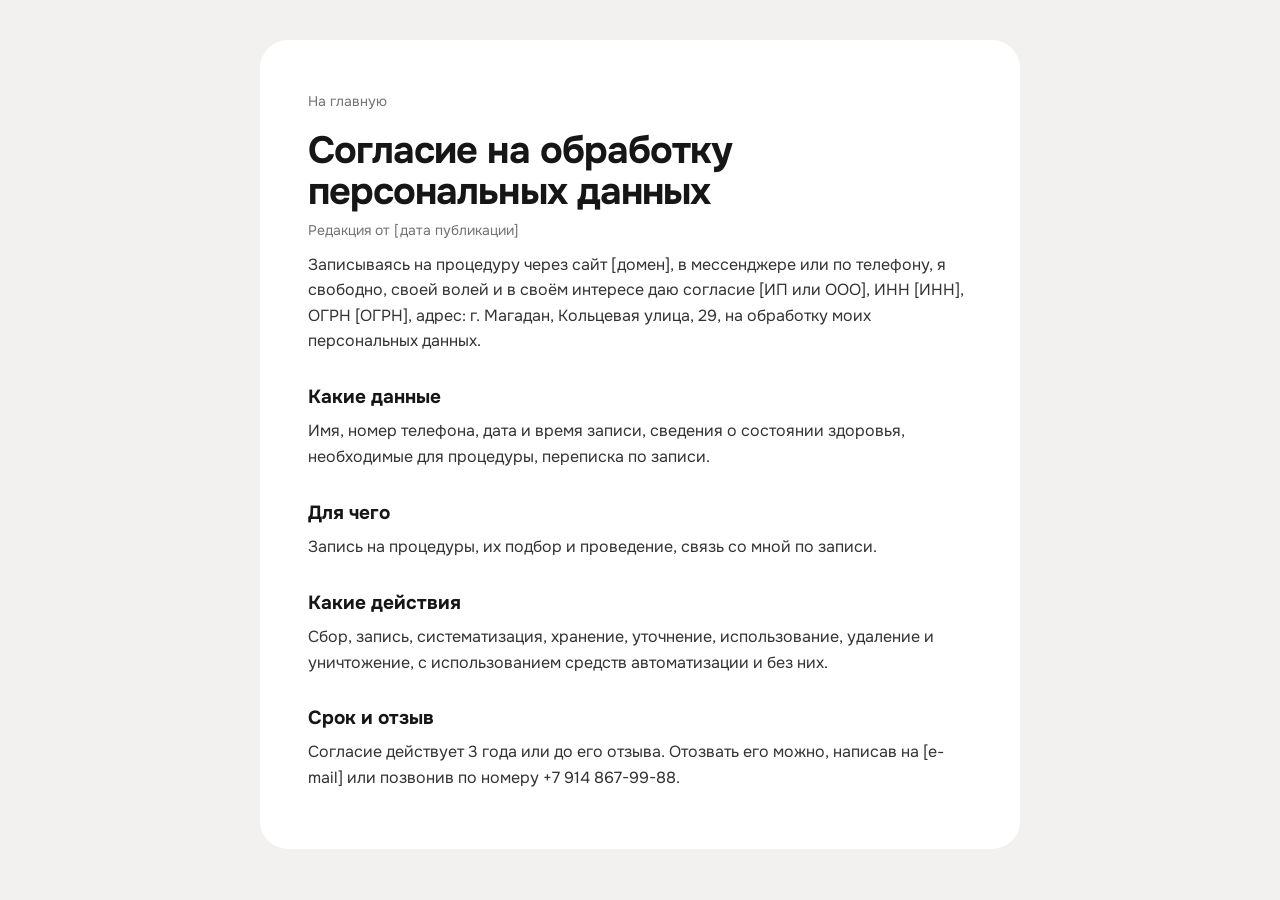
<file: consent.html>
<!doctype html>
<html lang="ru">
<head>
<meta charset="utf-8">
<meta name="viewport" content="width=device-width, initial-scale=1">
<meta name="robots" content="noindex, nofollow">
<title>Согласие на обработку персональных данных | Блеск</title>
<link rel="icon" href="data:image/svg+xml,%3Csvg xmlns='http://www.w3.org/2000/svg' viewBox='0 0 32 32'%3E%3Crect width='32' height='32' rx='16' fill='%230f6fa8'/%3E%3Ctext x='16' y='22' text-anchor='middle' font-family='Georgia' font-size='17' fill='%23ffffff'%3E%D0%91%3C/text%3E%3C/svg%3E">
<link rel="stylesheet" href="https://fonts.googleapis.com/css2?family=Onest:wght@400;600;700&display=swap">
<link rel="stylesheet" href="doc.css">
</head>
<body>
<main class="doc">
  <a class="back" href="index.html">На главную</a>
  <h1>Согласие на обработку персональных данных</h1>
  <p class="upd">Редакция от [дата публикации]</p>

  <p>Записываясь на процедуру через сайт [домен], в мессенджере или по телефону, я свободно, своей волей и в своём
  интересе даю согласие [ИП или ООО], ИНН [ИНН], ОГРН [ОГРН], адрес:
  г. Магадан, Кольцевая улица, 29, на обработку моих персональных данных.</p>

  <h2>Какие данные</h2>
  <p>Имя, номер телефона, дата и время записи, сведения о состоянии здоровья, необходимые для процедуры, переписка по записи.</p>

  <h2>Для чего</h2>
  <p>Запись на процедуры, их подбор и проведение, связь со мной по записи.</p>

  <h2>Какие действия</h2>
  <p>Сбор, запись, систематизация, хранение, уточнение, использование, 
  удаление и уничтожение, с использованием средств автоматизации и без них.</p>

  <h2>Срок и отзыв</h2>
  <p>Согласие действует 3 года или до его отзыва. Отозвать его можно, написав на [e-mail] или позвонив
  по номеру +7 914 867-99-88.</p>
</main>
</body>
</html>
</file>
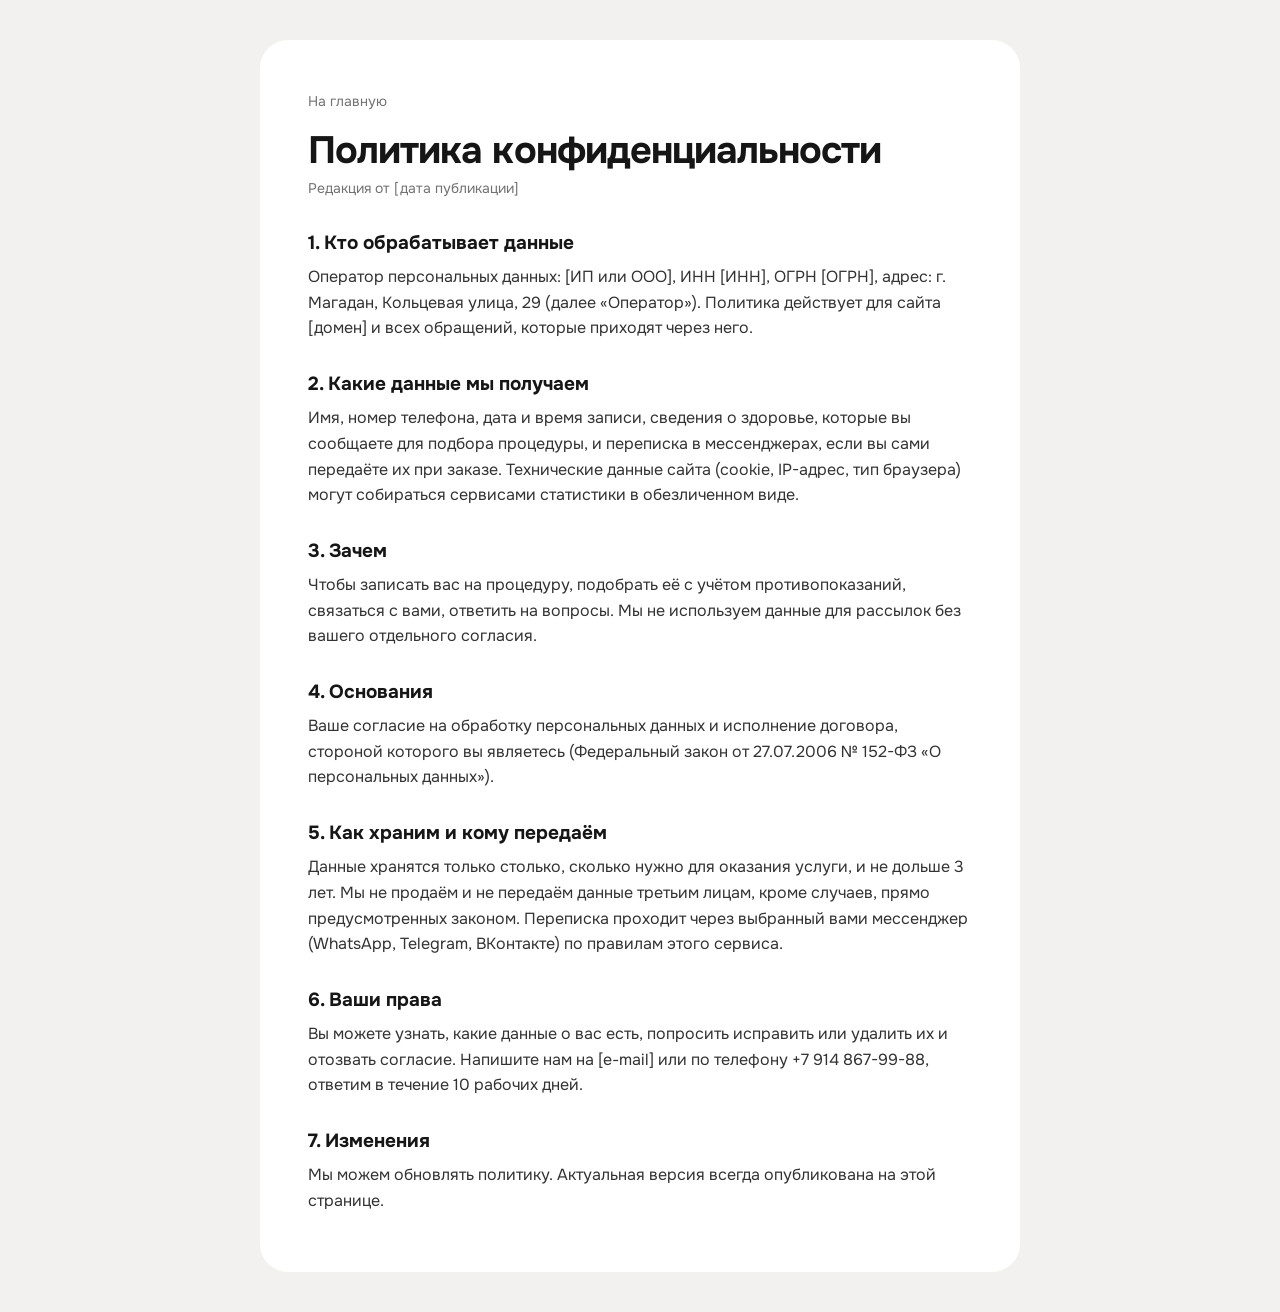
<file: privacy.html>
<!doctype html>
<html lang="ru">
<head>
<meta charset="utf-8">
<meta name="viewport" content="width=device-width, initial-scale=1">
<meta name="robots" content="noindex, nofollow">
<title>Политика конфиденциальности | Блеск</title>
<link rel="icon" href="data:image/svg+xml,%3Csvg xmlns='http://www.w3.org/2000/svg' viewBox='0 0 32 32'%3E%3Crect width='32' height='32' rx='16' fill='%230f6fa8'/%3E%3Ctext x='16' y='22' text-anchor='middle' font-family='Georgia' font-size='17' fill='%23ffffff'%3E%D0%91%3C/text%3E%3C/svg%3E">
<link rel="stylesheet" href="https://fonts.googleapis.com/css2?family=Onest:wght@400;600;700&display=swap">
<link rel="stylesheet" href="doc.css">
</head>
<body>
<main class="doc">
  <a class="back" href="index.html">На главную</a>
  <h1>Политика конфиденциальности</h1>
  <p class="upd">Редакция от [дата публикации]</p>

  <h2>1. Кто обрабатывает данные</h2>
  <p>Оператор персональных данных: [ИП или ООО], ИНН [ИНН], ОГРН [ОГРН],
  адрес: г. Магадан, Кольцевая улица, 29 (далее «Оператор»). Политика действует для сайта [домен] и всех
  обращений, которые приходят через него.</p>

  <h2>2. Какие данные мы получаем</h2>
  <p>Имя, номер телефона, дата и время записи, сведения о здоровье, которые вы сообщаете для подбора процедуры, и переписка в
  мессенджерах, если вы сами передаёте их при заказе. Технические данные сайта (cookie, IP-адрес, тип
  браузера) могут собираться сервисами статистики в обезличенном виде.</p>

  <h2>3. Зачем</h2>
  <p>Чтобы записать вас на процедуру, подобрать её с учётом противопоказаний, связаться с вами,
  ответить на вопросы. Мы не используем данные для рассылок без вашего отдельного согласия.</p>

  <h2>4. Основания</h2>
  <p>Ваше согласие на обработку персональных данных и исполнение договора, стороной которого вы являетесь
  (Федеральный закон от 27.07.2006 № 152-ФЗ «О персональных данных»).</p>

  <h2>5. Как храним и кому передаём</h2>
  <p>Данные хранятся только столько, сколько нужно для оказания услуги, и не дольше 3 лет. Мы не продаём
  и не передаём данные третьим лицам, кроме случаев, прямо
  предусмотренных законом. Переписка проходит через выбранный вами мессенджер (WhatsApp, Telegram,
  ВКонтакте) по правилам этого сервиса.</p>

  <h2>6. Ваши права</h2>
  <p>Вы можете узнать, какие данные о вас есть, попросить исправить или удалить их и отозвать согласие.
  Напишите нам на [e-mail] или по телефону +7 914 867-99-88, ответим в течение 10 рабочих дней.</p>

  <h2>7. Изменения</h2>
  <p>Мы можем обновлять политику. Актуальная версия всегда опубликована на этой странице.</p>
</main>
</body>
</html>
</file>
<file: doc.css>
:root { --page: #f2f1ef; --card: #fff; --ink: #161616; --muted: #727272; --accent: #0f6fa8 }
* { box-sizing: border-box }
body { margin: 0; background: var(--page); color: var(--ink); font: 400 16px/1.6 "Onest", system-ui, sans-serif; padding: 16px }
.doc { max-width: 760px; margin: 24px auto; background: var(--card); border-radius: 28px; padding: clamp(24px, 5vw, 48px) }
.back { color: var(--muted); text-decoration: none; font-size: 14px }
.back:hover { color: var(--ink) }
h1 { font-size: clamp(28px, 4vw, 38px); letter-spacing: -0.025em; line-height: 1.1; margin: 16px 0 6px }
h2 { font-size: 19px; margin: 28px 0 6px }
p { margin: 0 0 10px; color: #333 }
.upd { color: var(--muted); font-size: 14px }
</file>
